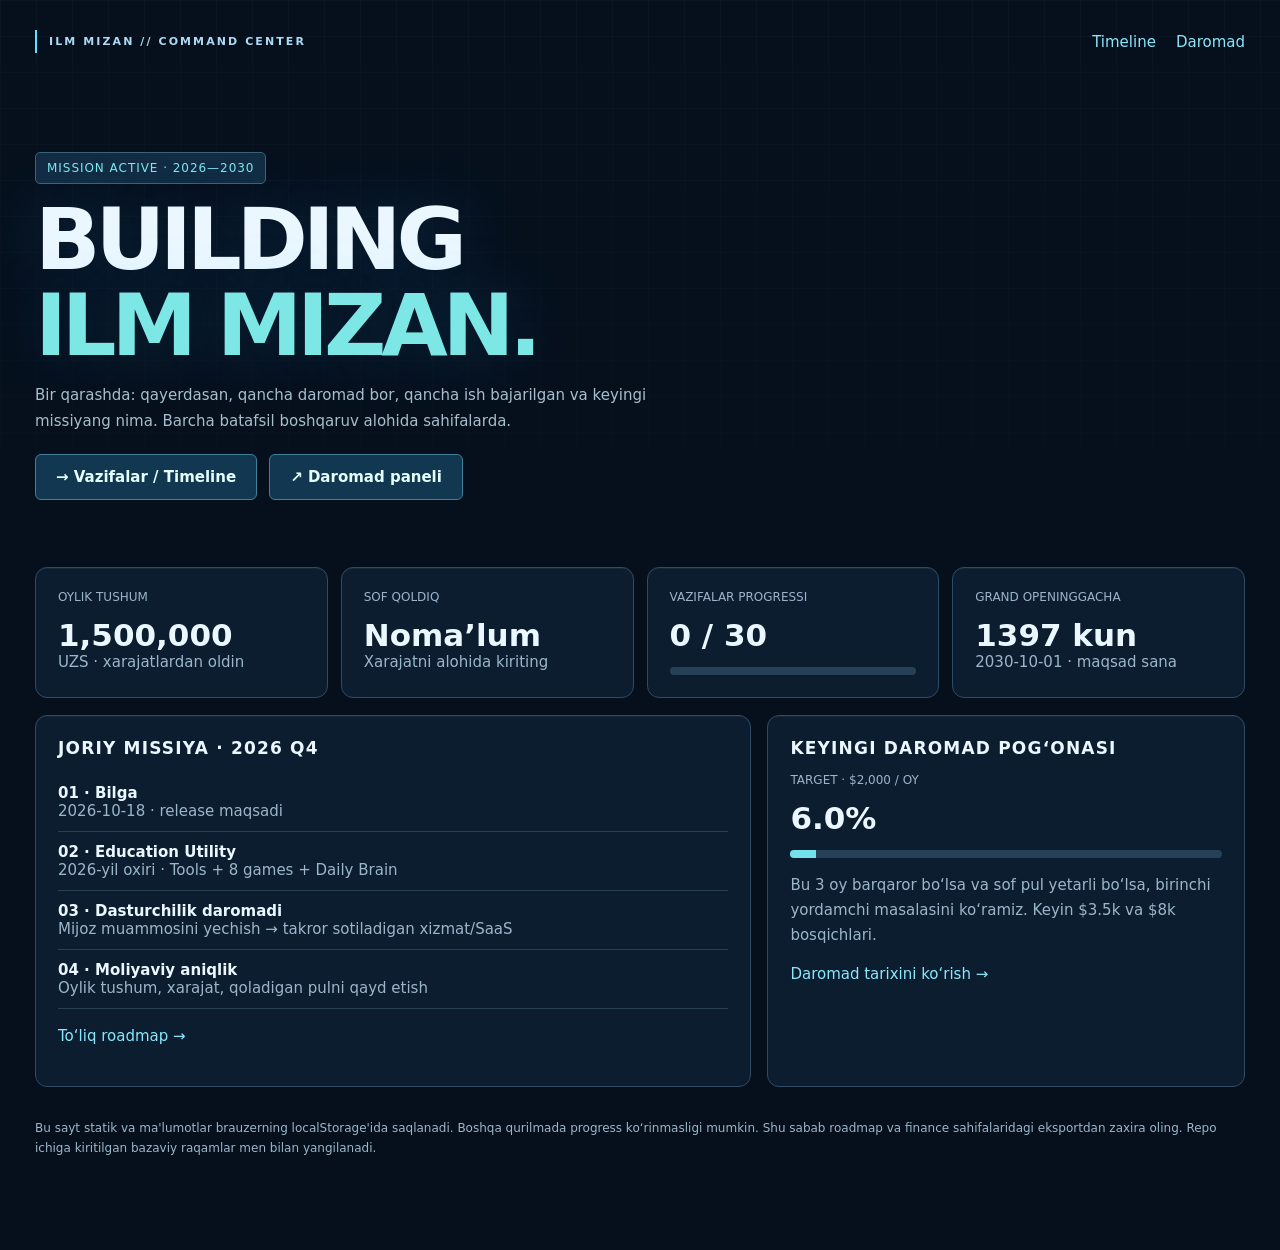
<file: index.html>
<!doctype html><html lang="uz"><head><meta charset="utf-8"><meta name="viewport" content="width=device-width,initial-scale=1"><title>ILM Mizan — Mission Overview</title><link rel="stylesheet" href="mission-control.css"><style>body{background:#06101d;color:#eaf7ff;font:15px system-ui;margin:0}.wrap{max-width:1210px;margin:auto;padding:30px 20px 80px}nav{display:flex;align-items:center;justify-content:space-between;flex-wrap:wrap;gap:15px}nav a,.link{color:#8ae7fc;text-decoration:none}nav .links{display:flex;gap:20px}.hero{padding:65px 0 35px}.hero h1{font-size:clamp(45px,7vw,86px);line-height:1;letter-spacing:-.06em;margin:12px 0}.hero h1 span{color:#7de7e6}.hero p{color:#a8becc;line-height:1.7;max-width:680px}.grid{display:grid;grid-template-columns:repeat(4,minmax(0,1fr));gap:13px}.panel{background:#0c1d30;border:1px solid #304b65;border-radius:12px;padding:22px}.k{color:#9cb4ca;font-size:12px}.v{font-size:31px;font-weight:800;margin-top:13px;font-variant-numeric:tabular-nums}.bar{height:8px;background:#254057;border-radius:10px;overflow:hidden;margin-top:14px}.bar span{display:block;height:100%;background:#73e2e9}.blocks{display:grid;grid-template-columns:1.5fr 1fr;gap:16px;margin-top:17px}h2{margin:0 0 15px;font-size:20px}p,li{line-height:1.65}.muted{color:#9cb6c9}.status{padding:11px 0;border-bottom:1px solid #263f52}.status:last-child{border:0}.status a{color:#8dedfb}.pill{display:inline-block;border:1px solid #396477;color:#7fe8ed;padding:8px 11px;border-radius:5px;font-size:12px}.actions{display:flex;gap:12px;flex-wrap:wrap;margin-top:20px}.actions a{border:1px solid #40809b;background:#123750;padding:13px 20px;text-decoration:none;color:#e5ffff;border-radius:6px;font-weight:700}.actions a:hover{background:#1b5571}@media(max-width:850px){.grid{grid-template-columns:repeat(2,1fr)}.blocks{grid-template-columns:1fr}}@media(max-width:480px){.hero{padding:36px 0 20px}.grid{gap:9px}.panel{padding:15px}.v{font-size:25px}}</style></head><body><main class="wrap"><nav><div class="sysline">ILM MIZAN // COMMAND CENTER</div><div class="links"><a href="roadmap.html">Timeline</a><a href="finance.html">Daromad</a></div></nav><section class="hero"><span class="pill">MISSION ACTIVE · 2026—2030</span><h1>Building<br><span>ILM Mizan.</span></h1><p>Bir qarashda: qayerdasan, qancha daromad bor, qancha ish bajarilgan va keyingi missiyang nima. Barcha batafsil boshqaruv alohida sahifalarda.</p><div class="actions"><a href="roadmap.html">→ Vazifalar / Timeline</a><a href="finance.html">↗ Daromad paneli</a></div></section><section class="grid"><div class="panel"><div class="k">OYLIK TUSHUM</div><div class="v" id="income">1 500 000</div><div class="muted">UZS · xarajatlardan oldin</div></div><div class="panel"><div class="k">SOF QOLDIQ</div><div class="v" id="net">Noma’lum</div><div class="muted">Xarajatni alohida kiriting</div></div><div class="panel"><div class="k">VAZIFALAR PROGRESSI</div><div class="v" id="done">0 / 30</div><div class="bar"><span id="progress" style="width:0"></span></div></div><div class="panel"><div class="k">GRAND OPENINGGACHA</div><div class="v" id="days">—</div><div class="muted">2030-10-01 · maqsad sana</div></div></section><div class="blocks"><section class="panel"><h2>Joriy missiya · 2026 Q4</h2><div class="status"><b>01 · Bilga</b><div class="muted">2026-10-18 · release maqsadi</div></div><div class="status"><b>02 · Education Utility</b><div class="muted">2026-yil oxiri · Tools + 8 games + Daily Brain</div></div><div class="status"><b>03 · Dasturchilik daromadi</b><div class="muted">Mijoz muammosini yechish → takror sotiladigan xizmat/SaaS</div></div><div class="status"><b>04 · Moliyaviy aniqlik</b><div class="muted">Oylik tushum, xarajat, qoladigan pulni qayd etish</div></div><p><a class="link" href="roadmap.html">To‘liq roadmap →</a></p></section><section class="panel"><h2>Keyingi daromad pog‘onasi</h2><div class="k">TARGET · $2,000 / OY</div><div class="v" id="goalpct">—</div><div class="bar"><span id="goalbar"></span></div><p class="muted">Bu 3 oy barqaror bo‘lsa va sof pul yetarli bo‘lsa, birinchi yordamchi masalasini ko‘ramiz. Keyin $3.5k va $8k bosqichlari.</p><p><a class="link" href="finance.html">Daromad tarixini ko‘rish →</a></p></section></div><p class="muted" style="font-size:12px;margin-top:32px">Bu sayt statik va ma'lumotlar brauzerning localStorage'ida saqlanadi. Boshqa qurilmada progress ko‘rinmasligi mumkin. Shu sabab roadmap va finance sahifalaridagi eksportdan zaxira oling. Repo ichiga kiritilgan bazaviy raqamlar men bilan yangilanadi.</p></main><script>
let f={months:{"2026-10":{income:1500000,expense:null}},rate:12500};try{f=JSON.parse(localStorage.getItem('ilm-mizan-finance-v1'))||f}catch{}const m=f.months[Object.keys(f.months).sort().at(-1)]||{income:0,expense:null};const fmt=n=>new Intl.NumberFormat('uz-UZ').format(n);document.getElementById('income').textContent=fmt(m.income||0);if(m.expense!==null&&m.expense!==undefined)document.getElementById('net').textContent=fmt(m.income-m.expense)+' UZS';const pct=Math.min(100,(m.income||0)/(2000*(f.rate||12500))*100);document.getElementById('goalpct').textContent=pct.toFixed(1)+'%';document.getElementById('goalbar').style.width=pct+'%';
let done={};try{done=JSON.parse(localStorage.getItem('ilm-mizan-timeline-v1'))||{}}catch{}const d=Object.values(done.done||{}).filter(Boolean).length;const ex=(done.extra||[]).length;document.getElementById('done').textContent=d+' / '+(30+ex);document.getElementById('progress').style.width=Math.min(100,d/(30+ex)*100)+'%';const n=Math.max(0,Math.ceil((new Date('2030-10-01T00:00:00')-new Date())/86400000));document.getElementById('days').textContent=n+' kun';</script></body></html>
</file>
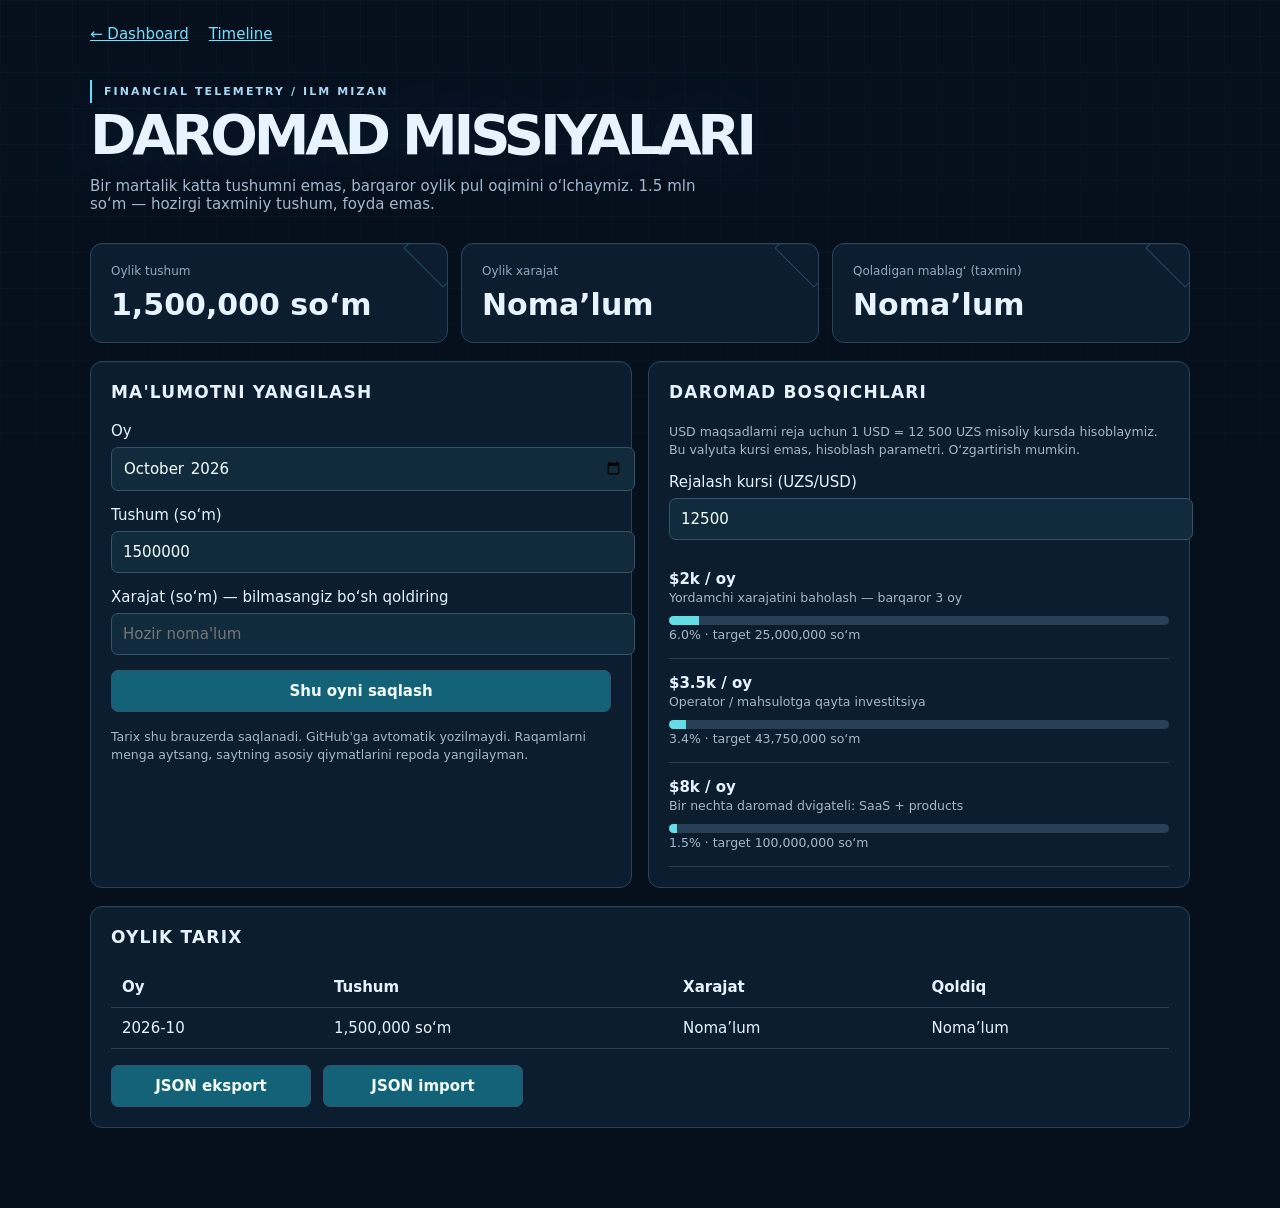
<file: finance.html>
<!doctype html><html lang="uz"><head><meta charset="utf-8"><meta name="viewport" content="width=device-width,initial-scale=1"><title>ILM Mizan — Moliya</title><link rel="stylesheet" href="mission-control.css"><style>
body{color:#e7f3ff;background:#06101d;font:15px system-ui;margin:0}.wrap{max-width:1100px;margin:auto;padding:25px 18px 80px}a{color:#75dfff}nav{display:flex;gap:20px;padding-bottom:25px;flex-wrap:wrap}.hero{margin:12px 0 30px}.hero h1{font-size:clamp(32px,5vw,56px);margin:6px 0}.hero p{color:#a2b8ce}.cards{display:grid;grid-template-columns:repeat(3,1fr);gap:13px}.card,.panel{border:1px solid #28445d;background:#0c1d30;border-radius:12px;padding:20px}.label{font-size:12px;color:#8eabc2}.value{font-weight:800;font-size:30px;margin-top:9px}.grid{display:grid;grid-template-columns:1fr 1fr;gap:16px;margin-top:18px}h2{font-size:20px;margin:0 0 20px}input,select,button{font:inherit;border:1px solid #35546b;border-radius:7px;background:#112b3c;color:#f4ffff;padding:11px;width:100%}input{margin:7px 0 15px}button{cursor:pointer;background:#146278;font-weight:700}.goal{padding:15px 0;border-bottom:1px solid #2c4050}.bar{height:9px;border-radius:20px;background:#274057;margin-top:10px;overflow:hidden}.bar span{display:block;background:#64dce5;height:100%}small,.muted{color:#a2b8c8}.history{width:100%;border-collapse:collapse}.history td,.history th{text-align:left;padding:11px;border-bottom:1px solid #2b4358}.danger{color:#ffabaf}.good{color:#77e6c1}@media(max-width:700px){.cards,.grid{grid-template-columns:1fr}} </style></head>
<body><main class="wrap"><nav><a href="index.html">← Dashboard</a><a href="roadmap.html">Timeline</a></nav><div class="hero"><div class="sysline">FINANCIAL TELEMETRY / ILM MIZAN</div><h1>Daromad missiyalari</h1><p>Bir martalik katta tushumni emas, barqaror oylik pul oqimini o‘lchaymiz. 1.5 mln so‘m — hozirgi taxminiy tushum, foyda emas.</p></div>
<div class="cards"><div class="card"><div class="label">Oylik tushum</div><div class="value" id="inc">—</div></div><div class="card"><div class="label">Oylik xarajat</div><div class="value" id="exp">—</div></div><div class="card"><div class="label">Qoladigan mablag‘ (taxmin)</div><div class="value" id="net">—</div></div></div>
<div class="grid"><section class="panel"><h2>Ma'lumotni yangilash</h2><label>Oy</label><input type="month" id="month"><label>Tushum (so‘m)</label><input type="number" min="0" step="1000" id="income"><label>Xarajat (so‘m) — bilmasangiz bo‘sh qoldiring</label><input type="number" min="0" step="1000" id="expense" placeholder="Hozir noma'lum"><button id="save">Shu oyni saqlash</button><p class="muted"><small>Tarix shu brauzerda saqlanadi. GitHub'ga avtomatik yozilmaydi. Raqamlarni menga aytsang, saytning asosiy qiymatlarini repoda yangilayman.</small></p></section>
<section class="panel"><h2>Daromad bosqichlari</h2><p class="muted"><small>USD maqsadlarni reja uchun 1 USD = 12 500 UZS misoliy kursda hisoblaymiz. Bu valyuta kursi emas, hisoblash parametri. O‘zgartirish mumkin.</small></p><label>Rejalash kursi (UZS/USD)</label><input type="number" min="1" id="rate" value="12500"><div id="goals"></div></section></div>
<section class="panel" style="margin-top:18px"><h2>Oylik tarix</h2><table class="history"><thead><tr><th>Oy</th><th>Tushum</th><th>Xarajat</th><th>Qoldiq</th></tr></thead><tbody id="history"></tbody></table><div style="margin-top:16px;display:flex;gap:12px;flex-wrap:wrap"><button id="export" style="max-width:200px">JSON eksport</button><button id="import" style="max-width:200px">JSON import</button><input type="file" accept=".json" id="file" hidden></div></section>
</main><script>
const KEY='ilm-mizan-finance-v1', initial={rate:12500,months:{"2026-10":{income:1500000,expense:null}}};let data;try{data=JSON.parse(localStorage.getItem(KEY))||initial}catch{data=initial}
function fmt(x){return x===null||x===undefined?'Noma’lum':new Intl.NumberFormat('uz-UZ').format(x)+' so‘m'}const m=document.getElementById('month'),inc=document.getElementById('income'),exp=document.getElementById('expense'),rate=document.getElementById('rate');m.value=Object.keys(data.months).sort().at(-1)||'2026-10';rate.value=data.rate||12500;
function load(){const d=data.months[m.value]||{};inc.value=d.income??'';exp.value=d.expense??''}
function render(){const months=Object.keys(data.months).sort();const last=data.months[months.at(-1)]||{};document.getElementById('inc').textContent=fmt(last.income);document.getElementById('exp').textContent=fmt(last.expense);const net=last.expense==null?null:last.income-last.expense;document.getElementById('net').textContent=fmt(net);document.getElementById('net').className='value '+(net!=null&&net<0?'danger':'');document.getElementById('history').innerHTML=months.reverse().map(key=>{const d=data.months[key];return '<tr><td>'+key+'</td><td>'+fmt(d.income)+'</td><td>'+fmt(d.expense)+'</td><td>'+fmt(d.expense==null?null:d.income-d.expense)+'</td></tr>'}).join('');const goals=[[2000,'$2k / oy','Yordamchi xarajatini baholash — barqaror 3 oy'],[3500,'$3.5k / oy','Operator / mahsulotga qayta investitsiya'],[8000,'$8k / oy','Bir nechta daromad dvigateli: SaaS + products']];document.getElementById('goals').innerHTML=goals.map(([g,t,sub])=>{const pct=Math.min(100,(last.income||0)/(g*data.rate)*100);return '<div class="goal"><b>'+t+'</b><div><small>'+sub+'</small></div><div class="bar"><span style="width:'+pct+'%"></span></div><small>'+pct.toFixed(1)+'% · target '+fmt(g*data.rate)+'</small></div>'}).join('');}
function persist(){localStorage.setItem(KEY,JSON.stringify(data));render()}
m.addEventListener('change',load);rate.addEventListener('change',()=>{data.rate=Number(rate.value)||12500;persist()});document.getElementById('save').addEventListener('click',()=>{if(inc.value==='')return alert('Tushumni kiriting');data.months[m.value]={income:Number(inc.value),expense:exp.value===''?null:Number(exp.value)};persist()});
document.getElementById('export').onclick=()=>{const b=new Blob([JSON.stringify(data,null,2)],{type:'application/json'}),u=URL.createObjectURL(b),a=document.createElement('a');a.href=u;a.download='ilm-mizan-finance.json';a.click();setTimeout(()=>URL.revokeObjectURL(u),1000)};
document.getElementById('import').onclick=()=>document.getElementById('file').click();document.getElementById('file').onchange=async e=>{try{const x=JSON.parse(await e.target.files[0].text());if(!x.months||typeof x.months!=='object')throw Error('format');data=x;persist();m.value=Object.keys(data.months).sort().at(-1);load()}catch{alert('Yaroqsiz JSON')}};
load();render();
</script></body></html>
</file>
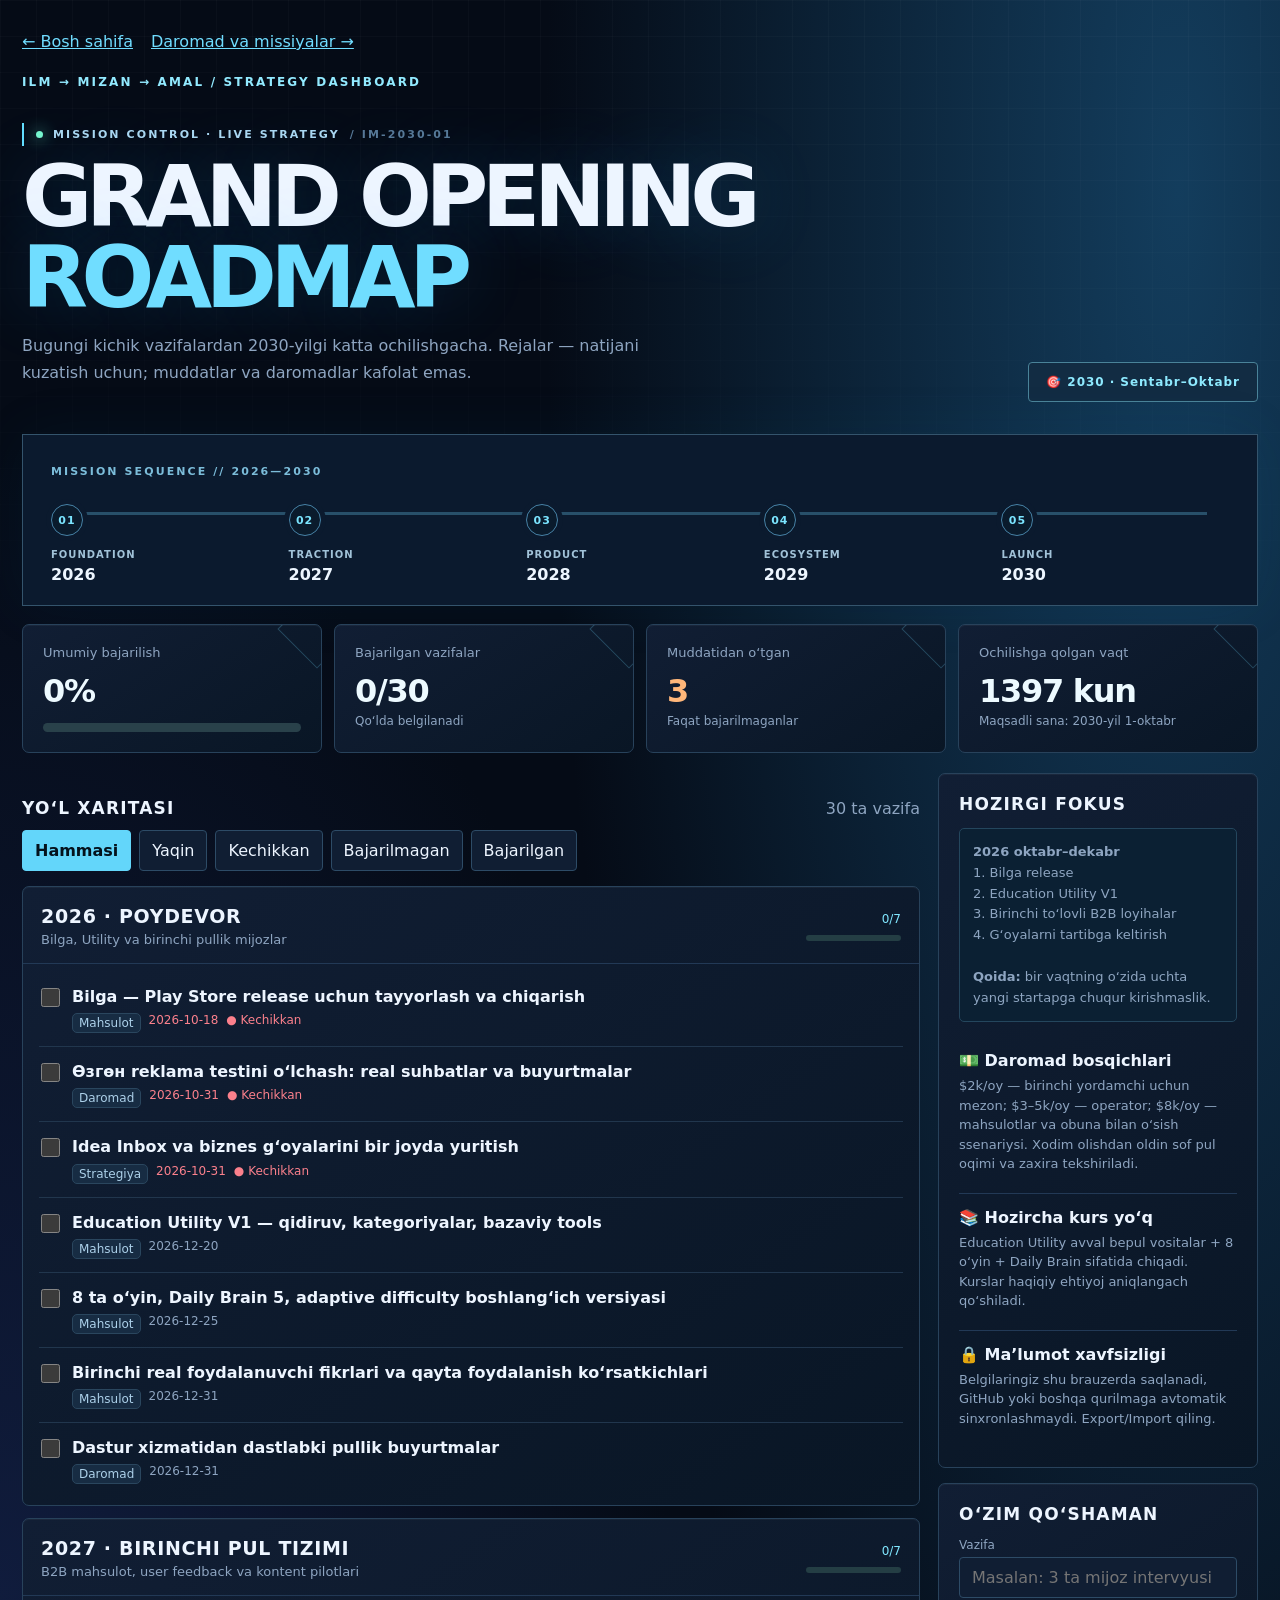
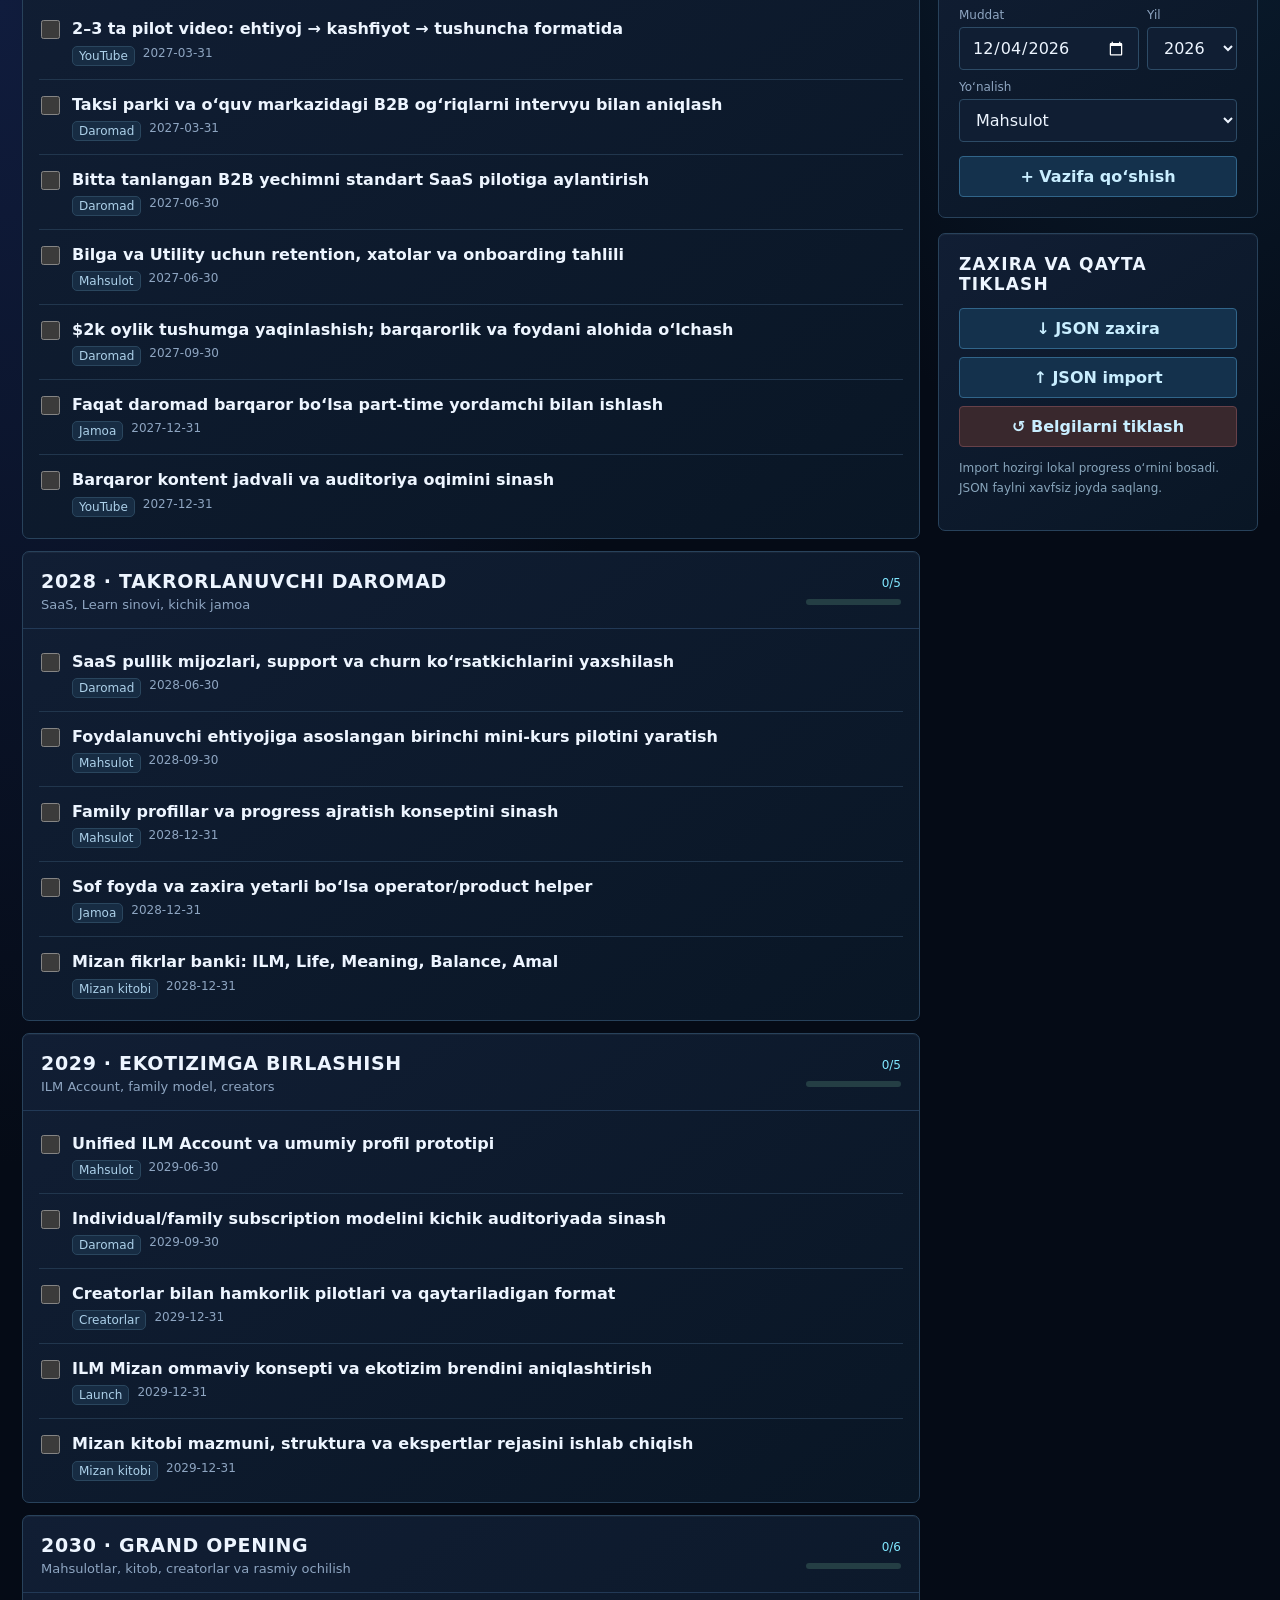
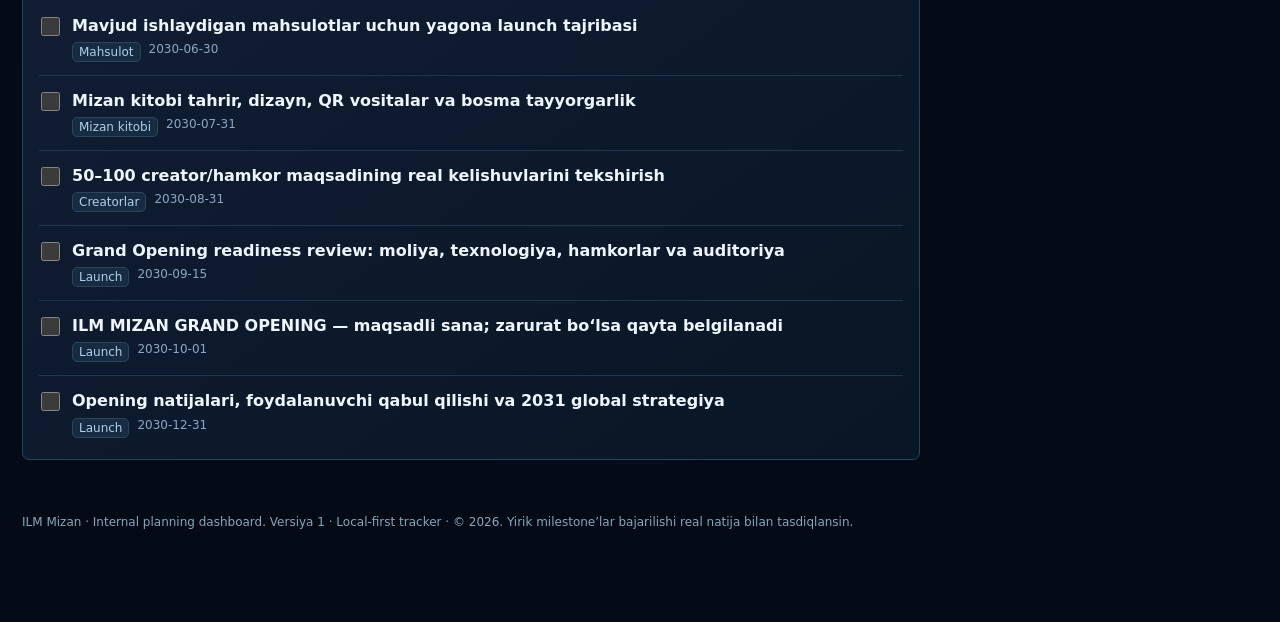
<file: roadmap.html>
<!doctype html>
<html lang="uz">
<head>
<meta charset="utf-8"><meta name="viewport" content="width=device-width, initial-scale=1">
<meta name="theme-color" content="#09141b">
<title>ILM Mizan · Grand Opening Roadmap</title>
<style>
:root{color-scheme:dark;--bg:#071218;--card:#102029;--card2:#142a33;--line:#29404a;--text:#e9f3f0;--muted:#9cb5b4;--a:#59e2aa;--amber:#ffcc7c;--red:#ff8990;--radius:18px;font-family:Inter,ui-sans-serif,system-ui,-apple-system,Segoe UI,sans-serif}
*{box-sizing:border-box}body{margin:0;background:radial-gradient(ellipse at 85% 0%,#16392e 0,transparent 35%),var(--bg);color:var(--text)}button,input,select,textarea{font:inherit}button{cursor:pointer}a{color:var(--a)}.shell{max-width:1180px;padding:32px 22px 90px;margin:auto}.eyebrow{letter-spacing:.18em;text-transform:uppercase;color:var(--a);font-size:12px;font-weight:800}.hero{display:flex;justify-content:space-between;align-items:end;gap:20px;margin:22px 0 26px}.hero h1{font-size:clamp(33px,5vw,62px);letter-spacing:-.06em;line-height:1;margin:10px 0}.hero p{color:var(--muted);max-width:720px;line-height:1.65}.pill{display:inline-block;padding:8px 12px;background:#1a3d32;border-radius:99px;color:var(--a);font-size:12px;font-weight:700}.cards{display:grid;grid-template-columns:repeat(4,1fr);gap:12px}.card,.panel{border:1px solid var(--line);border-radius:var(--radius);background:var(--card);padding:20px}.card .k{color:var(--muted);font-size:13px}.card .v{font-size:32px;font-weight:800;letter-spacing:-.04em;margin-top:12px}.card small{color:var(--muted);font-size:12px}.progress{height:9px;background:#29414a;border-radius:15px;overflow:hidden;margin-top:13px}.progress span{display:block;height:100%;background:linear-gradient(90deg,#35a886,var(--a));width:0;transition:width .25s}.layout{display:grid;grid-template-columns:1fr 320px;gap:18px;margin-top:20px}.panel h2{margin:0 0 14px;letter-spacing:-.03em}.muted{color:var(--muted)}.sectionhead{display:flex;justify-content:space-between;align-items:center;gap:12px;margin:25px 0 12px}.sectionhead h2{margin:0}.filters{display:flex;gap:8px;flex-wrap:wrap}.filters button,.action,select,input,textarea{border:1px solid var(--line);border-radius:10px;color:var(--text);background:#172b35;padding:10px 12px}.filters button.active{background:var(--a);color:#08231b;border-color:var(--a);font-weight:750}.year{border:1px solid var(--line);border-radius:15px;background:var(--card);margin-bottom:12px;overflow:hidden}.yearhead{padding:18px 18px 16px;display:flex;align-items:center;justify-content:space-between;gap:12px}.yearhead h3{margin:0;font-size:21px}.yearhead p{color:var(--muted);font-size:13px;margin:5px 0 0}.yearbody{border-top:1px solid var(--line);padding:8px 16px}.task{display:flex;gap:12px;align-items:start;padding:13px 2px;border-bottom:1px solid #233943}.task:last-child{border-bottom:0}.task input{width:19px;height:19px;accent-color:var(--a);margin:3px 0}.taskmain{flex:1;min-width:0}.tasktitle{font-weight:680;line-height:1.45}.done .tasktitle{text-decoration:line-through;color:#87a39c}.meta{display:flex;gap:8px;flex-wrap:wrap;margin-top:5px;font-size:12px;color:var(--muted)}.tag{border-radius:5px;padding:2px 6px;background:#1e3740}.late{color:var(--red)}.upcoming{color:var(--amber)}.side-block{padding:14px 0;border-bottom:1px solid var(--line)}.side-block:last-child{border:none}.side-block b{display:block;margin-bottom:6px}.side-block p{font-size:13px;line-height:1.5;color:var(--muted);margin:5px 0}.stack{display:flex;flex-direction:column;gap:8px}.action{background:#173a31;border-color:#2e6b55;font-weight:700}.action:hover{filter:brightness(1.15)}input:not([type=checkbox]),select,textarea{width:100%}label{font-size:12px;color:var(--muted);display:block;margin:10px 0 5px}.newtask{display:grid;grid-template-columns:2fr 1fr;gap:8px}.note{font-size:12px;color:var(--muted);line-height:1.6}.foot{margin-top:40px;color:var(--muted);font-size:12px;line-height:1.7}.empty{padding:18px;color:var(--muted)}.yearstats{font-size:12px;color:var(--a)}.details{margin-bottom:15px;border-radius:12px;background:#182e35;padding:13px;font-size:13px;line-height:1.6;color:var(--muted)}.bar{height:6px;background:#243e44;border-radius:10px;margin-top:9px;overflow:hidden}.bar>span{height:100%;background:var(--a);display:block}.titleline{display:flex;align-items:center;gap:10px;flex-wrap:wrap}.delete{border:0;background:none;color:#829d9b;font-size:16px}.delete:hover{color:var(--red)}[hidden]{display:none!important}
@media(max-width:870px){.layout{grid-template-columns:1fr}.cards{grid-template-columns:repeat(2,1fr)}}@media(max-width:550px){.shell{padding:20px 13px 70px}.hero{display:block}.cards{gap:8px}.card{padding:14px}.card .v{font-size:25px}.panel{padding:15px}.newtask{grid-template-columns:1fr}.yearhead{padding:15px}.yearbody{padding:7px 12px}}
</style>
<link rel="stylesheet" href="mission-control.css">
</head>
<body><main class="shell">
<nav style="display:flex;gap:18px;margin-bottom:24px;flex-wrap:wrap"><a href="index.html">← Bosh sahifa</a><a href="finance.html">Daromad va missiyalar →</a></nav><div class="eyebrow">ILM → MIZAN → AMAL / Strategy Dashboard</div>
<div class="hero"><div><div class="sysline"><span class="signal"></span> MISSION CONTROL · LIVE STRATEGY <span class="sysid">/ IM-2030-01</span></div><h1>Grand Opening<br><span style="color:var(--a)">Roadmap</span></h1><p>Bugungi kichik vazifalardan 2030-yilgi katta ochilishgacha. Rejalar — natijani kuzatish uchun; muddatlar va daromadlar kafolat emas.</p></div><div class="pill">🎯 2030 · Sentabr–Oktabr</div></div>
<section class="mission-rail" aria-label="5 bosqichli missiya"><div class="rail-track"><span class="rail-progress" id="railProgress"></span></div><div class="rail-nodes"><a href="#year-2026"><span>01</span>FOUNDATION <b>2026</b></a><a href="#year-2027"><span>02</span>TRACTION <b>2027</b></a><a href="#year-2028"><span>03</span>PRODUCT <b>2028</b></a><a href="#year-2029"><span>04</span>ECOSYSTEM <b>2029</b></a><a href="#year-2030"><span>05</span>LAUNCH <b>2030</b></a></div></section>
<section class="cards">
<div class="card"><div class="k">Umumiy bajarilish</div><div class="v" id="overall">0%</div><div class="progress"><span id="overallBar"></span></div></div>
<div class="card"><div class="k">Bajarilgan vazifalar</div><div class="v" id="completed">0/0</div><small>Qo‘lda belgilanadi</small></div>
<div class="card"><div class="k">Muddatidan o‘tgan</div><div class="v" id="overdue">0</div><small>Faqat bajarilmaganlar</small></div>
<div class="card"><div class="k">Ochilishga qolgan vaqt</div><div class="v" id="countdown">—</div><small>Maqsadli sana: 2030-yil 1-oktabr</small></div>
</section>
<div class="layout"><div>
<div class="sectionhead"><h2>Yo‘l xaritasi</h2><span class="muted" id="viewCount"></span></div>
<div class="filters" id="filters"><button data-filter="all" class="active">Hammasi</button><button data-filter="soon">Yaqin</button><button data-filter="late">Kechikkan</button><button data-filter="open">Bajarilmagan</button><button data-filter="done">Bajarilgan</button></div>
<div id="years" style="margin-top:15px"></div>
</div><aside>
<section class="panel"><h2>Hozirgi fokus</h2>
<div class="details"><strong>2026 oktabr–dekabr</strong><br>1. Bilga release<br>2. Education Utility V1<br>3. Birinchi to‘lovli B2B loyihalar<br>4. G‘oyalarni tartibga keltirish<br><br><strong>Qoida:</strong> bir vaqtning o‘zida uchta yangi startapga chuqur kirishmaslik.</div>
<div class="side-block"><b>💵 Daromad bosqichlari</b><p>$2k/oy — birinchi yordamchi uchun mezon; $3–5k/oy — operator; $8k/oy — mahsulotlar va obuna bilan o‘sish ssenariysi. Xodim olishdan oldin sof pul oqimi va zaxira tekshiriladi.</p></div>
<div class="side-block"><b>📚 Hozircha kurs yo‘q</b><p>Education Utility avval bepul vositalar + 8 o‘yin + Daily Brain sifatida chiqadi. Kurslar haqiqiy ehtiyoj aniqlangach qo‘shiladi.</p></div>
<div class="side-block"><b>🔒 Ma’lumot xavfsizligi</b><p>Belgilaringiz shu brauzerda saqlanadi, GitHub yoki boshqa qurilmaga avtomatik sinxronlashmaydi. Export/Import qiling.</p></div>
</section>
<section class="panel" style="margin-top:15px"><h2>O‘zim qo‘shaman</h2>
<form id="addForm">
<label>Vazifa</label><input id="taskName" maxlength="140" required placeholder="Masalan: 3 ta mijoz intervyusi">
<div class="newtask"><div><label>Muddat</label><input id="taskDate" type="date" required></div><div><label>Yil</label><select id="taskYear"><option>2026</option><option>2027</option><option>2028</option><option>2029</option><option>2030</option></select></div></div>
<label>Yo‘nalish</label><select id="taskGroup"><option>Mahsulot</option><option>Daromad</option><option>YouTube</option><option>Jamoa</option><option>Creatorlar</option><option>Mizan kitobi</option><option>Launch</option></select>
<button type="submit" class="action" style="width:100%;margin-top:14px">+ Vazifa qo‘shish</button></form>
</section>
<section class="panel" style="margin-top:15px"><h2>Zaxira va qayta tiklash</h2>
<div class="stack"><button class="action" id="export">↓ JSON zaxira</button><button class="action" id="importBtn">↑ JSON import</button><input type="file" id="importFile" accept=".json,application/json" hidden><button class="action" id="reset" style="background:#39282d;border-color:#674149">↺ Belgilarni tiklash</button></div><p class="note">Import hozirgi lokal progress o‘rnini bosadi. JSON faylni xavfsiz joyda saqlang.</p></section>
</aside></div>
<footer class="foot">ILM Mizan · Internal planning dashboard. Versiya 1 · Local-first tracker · © 2026. Yirik milestone’lar bajarilishi real natija bilan tasdiqlansin.</footer>
</main>
<script>
const BASE=[
{id:"26bilga",y:2026,date:"2026-10-18",g:"Mahsulot",t:"Bilga — Play Store release uchun tayyorlash va chiqarish"},
{id:"26ads",y:2026,date:"2026-10-31",g:"Daromad",t:"Өзгөн reklama testini o‘lchash: real suhbatlar va buyurtmalar"},
{id:"26ideas",y:2026,date:"2026-10-31",g:"Strategiya",t:"Idea Inbox va biznes g‘oyalarini bir joyda yuritish"},
{id:"26util",y:2026,date:"2026-12-20",g:"Mahsulot",t:"Education Utility V1 — qidiruv, kategoriyalar, bazaviy tools"},
{id:"26games",y:2026,date:"2026-12-25",g:"Mahsulot",t:"8 ta o‘yin, Daily Brain 5, adaptive difficulty boshlang‘ich versiyasi"},
{id:"26users",y:2026,date:"2026-12-31",g:"Mahsulot",t:"Birinchi real foydalanuvchi fikrlari va qayta foydalanish ko‘rsatkichlari"},
{id:"26clients",y:2026,date:"2026-12-31",g:"Daromad",t:"Dastur xizmatidan dastlabki pullik buyurtmalar"},
{id:"27video",y:2027,date:"2027-03-31",g:"YouTube",t:"2–3 ta pilot video: ehtiyoj → kashfiyot → tushuncha formatida"},
{id:"27interview",y:2027,date:"2027-03-31",g:"Daromad",t:"Taksi parki va o‘quv markazidagi B2B og‘riqlarni intervyu bilan aniqlash"},
{id:"27saas",y:2027,date:"2027-06-30",g:"Daromad",t:"Bitta tanlangan B2B yechimni standart SaaS pilotiga aylantirish"},
{id:"27ret",y:2027,date:"2027-06-30",g:"Mahsulot",t:"Bilga va Utility uchun retention, xatolar va onboarding tahlili"},
{id:"27rev",y:2027,date:"2027-09-30",g:"Daromad",t:"$2k oylik tushumga yaqinlashish; barqarorlik va foydani alohida o‘lchash"},
{id:"27ops",y:2027,date:"2027-12-31",g:"Jamoa",t:"Faqat daromad barqaror bo‘lsa part-time yordamchi bilan ishlash"},
{id:"27channel",y:2027,date:"2027-12-31",g:"YouTube",t:"Barqaror kontent jadvali va auditoriya oqimini sinash"},
{id:"28saas",y:2028,date:"2028-06-30",g:"Daromad",t:"SaaS pullik mijozlari, support va churn ko‘rsatkichlarini yaxshilash"},
{id:"28learn",y:2028,date:"2028-09-30",g:"Mahsulot",t:"Foydalanuvchi ehtiyojiga asoslangan birinchi mini-kurs pilotini yaratish"},
{id:"28family",y:2028,date:"2028-12-31",g:"Mahsulot",t:"Family profillar va progress ajratish konseptini sinash"},
{id:"28team",y:2028,date:"2028-12-31",g:"Jamoa",t:"Sof foyda va zaxira yetarli bo‘lsa operator/product helper"},
{id:"28book",y:2028,date:"2028-12-31",g:"Mizan kitobi",t:"Mizan fikrlar banki: ILM, Life, Meaning, Balance, Amal"},
{id:"29account",y:2029,date:"2029-06-30",g:"Mahsulot",t:"Unified ILM Account va umumiy profil prototipi"},
{id:"29sub",y:2029,date:"2029-09-30",g:"Daromad",t:"Individual/family subscription modelini kichik auditoriyada sinash"},
{id:"29creators",y:2029,date:"2029-12-31",g:"Creatorlar",t:"Creatorlar bilan hamkorlik pilotlari va qaytariladigan format"},
{id:"29brand",y:2029,date:"2029-12-31",g:"Launch",t:"ILM Mizan ommaviy konsepti va ekotizim brendini aniqlashtirish"},
{id:"29book",y:2029,date:"2029-12-31",g:"Mizan kitobi",t:"Mizan kitobi mazmuni, struktura va ekspertlar rejasini ishlab chiqish"},
{id:"30products",y:2030,date:"2030-06-30",g:"Mahsulot",t:"Mavjud ishlaydigan mahsulotlar uchun yagona launch tajribasi"},
{id:"30book",y:2030,date:"2030-07-31",g:"Mizan kitobi",t:"Mizan kitobi tahrir, dizayn, QR vositalar va bosma tayyorgarlik"},
{id:"30creators",y:2030,date:"2030-08-31",g:"Creatorlar",t:"50–100 creator/hamkor maqsadining real kelishuvlarini tekshirish"},
{id:"30launch",y:2030,date:"2030-09-15",g:"Launch",t:"Grand Opening readiness review: moliya, texnologiya, hamkorlar va auditoriya"},
{id:"30event",y:2030,date:"2030-10-01",g:"Launch",t:"ILM MIZAN GRAND OPENING — maqsadli sana; zarurat bo‘lsa qayta belgilanadi"},
{id:"30follow",y:2030,date:"2030-12-31",g:"Launch",t:"Opening natijalari, foydalanuvchi qabul qilishi va 2031 global strategiya"}
];
const META={
2026:["Poydevor","Bilga, Utility va birinchi pullik mijozlar"],
2027:["Birinchi pul tizimi","B2B mahsulot, user feedback va kontent pilotlari"],
2028:["Takrorlanuvchi daromad","SaaS, Learn sinovi, kichik jamoa"],
2029:["Ekotizimga birlashish","ILM Account, family model, creators"],
2030:["Grand Opening","Mahsulotlar, kitob, creatorlar va rasmiy ochilish"]};
const KEY="ilm-mizan-timeline-v1";
let stored={done:{},extra:[]};
try{const v=JSON.parse(localStorage.getItem(KEY)||"null");if(v&&typeof v==="object")stored={done:v.done||{},extra:Array.isArray(v.extra)?v.extra:[]}}catch(e){}
let filter="all";
const $=s=>document.querySelector(s);
const save=()=>localStorage.setItem(KEY,JSON.stringify(stored));
const all=()=>BASE.concat(stored.extra);
const esc=s=>String(s).replace(/[&<>"']/g,c=>({"&":"&amp;","<":"&lt;",">":"&gt;",'"':"&quot;","'":"&#39;"}[c]));
const today=()=>{const d=new Date();return [d.getFullYear(),String(d.getMonth()+1).padStart(2,"0"),String(d.getDate()).padStart(2,"0")].join("-")};
function render(){
const tasks=all(), now=today(),completed=tasks.filter(t=>stored.done[t.id]).length,late=tasks.filter(t=>!stored.done[t.id]&&t.date<now).length;
const percent=tasks.length?Math.round(completed/tasks.length*100):0;
$("#railProgress").style.width=percent+"%";$("#overall").textContent=percent+"%";$("#overallBar").style.width=percent+"%";$("#completed").textContent=completed+"/"+tasks.length;$("#overdue").textContent=late;
const launch=new Date("2030-10-01T00:00:00"),days=Math.ceil((launch-new Date())/86400000);$("#countdown").textContent=days>0?days+" kun":"0 kun"; 
let count=0, h="";
for(const y of [2026,2027,2028,2029,2030]){
const each=tasks.filter(t=>t.y===y).sort((a,b)=>a.date.localeCompare(b.date));
const visible=each.filter(t=>filter==="all"||filter==="done"&&stored.done[t.id]||filter==="open"&&!stored.done[t.id]||filter==="late"&&!stored.done[t.id]&&t.date<now||filter==="soon"&&!stored.done[t.id]&&t.date>=now&&t.date<=new Date(Date.now()+45*86400000).toISOString().slice(0,10));
if(!visible.length)continue;count+=visible.length;
const cnt=each.filter(t=>stored.done[t.id]).length;
h+='<section class="year"><div class="yearhead"><div><h3>'+y+' · '+META[y][0]+'</h3><p>'+META[y][1]+'</p></div><div style="text-align:right;min-width:95px"><div class="yearstats">'+cnt+'/'+each.length+'</div><div class="bar"><span style="width:'+(100*cnt/each.length)+'%"></span></div></div></div><div class="yearbody">';
for(const t of visible){const checked=!!stored.done[t.id],isLate=!checked&&t.date<now;
h+='<div class="task '+(checked?'done':'')+'"><input type="checkbox" aria-label="Bajarildi: '+esc(t.t)+'" data-toggle="'+esc(t.id)+'" '+(checked?'checked':'')+'><div class="taskmain"><div class="tasktitle">'+esc(t.t)+'</div><div class="meta"><span class="tag">'+esc(t.g)+'</span><span class="'+(isLate?'late':'')+'">'+esc(t.date)+'</span>'+(isLate?'<span class="late">● Kechikkan</span>':'')+'</div></div>'+(t.custom?'<button class="delete" title="O‘chirish" data-remove="'+esc(t.id)+'">×</button>':'')+'</div>';}
h+='</div></section>';
}
$("#years").innerHTML=h||'<div class="empty">Bu filtr bo‘yicha vazifa topilmadi.</div>';$("#viewCount").textContent=count+" ta vazifa";
document.querySelectorAll("[data-toggle]").forEach(el=>el.addEventListener("change",e=>{stored.done[el.dataset.toggle]=e.target.checked;save();render()}));
document.querySelectorAll("[data-remove]").forEach(el=>el.addEventListener("click",()=>{if(confirm("Vazifani o‘chirasizmi?")){stored.extra=stored.extra.filter(x=>x.id!==el.dataset.remove);delete stored.done[el.dataset.remove];save();render()}}));
}
$("#filters").addEventListener("click",e=>{const b=e.target.closest("[data-filter]");if(!b)return;filter=b.dataset.filter;document.querySelectorAll("[data-filter]").forEach(x=>x.classList.toggle("active",x===b));render()});
$("#addForm").addEventListener("submit",e=>{e.preventDefault();const t=$("#taskName").value.trim(),date=$("#taskDate").value,y=+$("#taskYear").value;if(!t||!date)return;stored.extra.push({id:"custom-"+Date.now()+"-"+Math.random().toString(36).slice(2),t,date,y,g:$("#taskGroup").value,custom:true});save();e.target.reset();render()});
$("#taskDate").value=today();
$("#export").addEventListener("click",()=>{const blob=new Blob([JSON.stringify({version:1,exportedAt:new Date().toISOString(),...stored},null,2)],{type:"application/json"}),url=URL.createObjectURL(blob),a=document.createElement("a");a.href=url;a.download="ilm-mizan-roadmap-backup.json";a.click();setTimeout(()=>URL.revokeObjectURL(url),1000)});
$("#importBtn").addEventListener("click",()=>$("#importFile").click());
$("#importFile").addEventListener("change",async e=>{const f=e.target.files[0];if(!f)return;try{const data=JSON.parse(await f.text());if(!data.done||!Array.isArray(data.extra))throw Error("Noto‘g‘ri zaxira formati");if(!confirm("Joriy lokal natijalarni import bilan almashtirasizmi?"))return;stored={done:data.done,extra:data.extra};save();render();alert("Import bajarildi")}catch(err){alert("Import xatosi: "+err.message)}finally{e.target.value=""}});
$("#reset").addEventListener("click",()=>{if(confirm("Barcha belgilangan natijalar va o‘zingiz qo‘shgan vazifalar o‘chadi. Davom etasizmi?")){stored={done:{},extra:[]};save();render()}});
render();
</script></body></html>
</file>
<file: mission-control.css>
/* ILM Mizan — Mission Control visual system */
:root{--bg:#050b16;--card:#0c192c;--card2:#102440;--line:#223956;--text:#edf5ff;--muted:#8ea5c1;--a:#70ddff;--amber:#f8ba66;--red:#fb808c;--radius:6px;font-family:"Segoe UI",Inter,system-ui,sans-serif}
body{background:radial-gradient(ellipse at 92% 5%,#133d5d 0,transparent 38%),radial-gradient(ellipse at 0 42%,#101c3d 0,transparent 37%),#050b16;min-height:100vh}
body:before{content:"";position:fixed;inset:0;z-index:-1;pointer-events:none;background-image:linear-gradient(#ffffff06 1px,transparent 1px),linear-gradient(90deg,#ffffff06 1px,transparent 1px);background-size:36px 36px;mask-image:linear-gradient(to bottom,#000 0%,transparent 85%)}
.shell{max-width:1320px}.eyebrow{color:#92eaff}.hero{margin:34px 0 32px}.hero h1{text-transform:uppercase;letter-spacing:-.075em;font-size:clamp(45px,6.7vw,91px);line-height:.94;text-shadow:0 0 70px #27a8ff33}.hero h1 span{color:#8ae8ff}.hero p{max-width:640px}.sysline{font-size:11px;letter-spacing:.19em;color:#add9f2;font-weight:800;border-left:2px solid #63dfff;padding:5px 0 5px 12px;display:flex;gap:10px;align-items:center}.signal{width:7px;height:7px;border-radius:50%;background:#78f6ce;box-shadow:0 0 15px #65e9d7;animation:pulse 2s infinite}.sysid{color:#597997}@keyframes pulse{50%{opacity:.35}}.pill{background:#122c43;border:1px solid #4a8399;color:#8eeaff;letter-spacing:.08em;border-radius:4px;padding:12px 17px}.card,.panel,.year{background:linear-gradient(145deg,#111e34,#091625);border:1px solid #28425b;border-radius:7px;box-shadow:inset 0 1px #ffffff0b}.card{position:relative;overflow:hidden}.card:after{content:"";position:absolute;width:54px;height:54px;right:-24px;top:-24px;transform:rotate(45deg);border:1px solid #73daff3f}.card .v{color:#edfaff;font-variant-numeric:tabular-nums;font-weight:800}.card:nth-child(3) .v{color:#ffb77a}.progress span,.bar>span{background:linear-gradient(90deg,#1679c7,#7bfff1)}.sectionhead h2,.panel h2{text-transform:uppercase;letter-spacing:.07em;font-size:17px}.filters button,.action,select,input,textarea{background:#101e33;border-color:#2d4b66;border-radius:4px}.filters button.active{background:#63d6fa;border-color:#63d6fa;color:#04121c}.action{background:#14314c;border-color:#31658a;color:#c9eeff}.action:hover{background:#1a4161}.yearhead h3{font-size:19px;text-transform:uppercase;letter-spacing:.035em}.yearstats{color:#80e7ff}.task{border-color:#21364d}.task input{accent-color:#56d9fd}.tag{background:#172c43;border:1px solid #2a465e;color:#acd0e9}.details{background:#0b2033;border:1px solid #24465d;border-radius:5px}.mission-rail{position:relative;background:#0b1a2e;border:1px solid #34546c;padding:30px 28px 21px;margin:0 0 18px;box-shadow:0 0 60px #0b78a713}.mission-rail:before{content:"MISSION SEQUENCE // 2026—2030";display:block;font-size:11px;letter-spacing:.19em;color:#7cbdda;font-weight:800;margin-bottom:26px}.rail-track{position:absolute;left:50px;right:50px;top:77px;height:3px;background:#28506a}.rail-progress{display:block;height:100%;width:0;background:#84ebff;box-shadow:0 0 14px #5ce3ff;transition:width .3s}.rail-nodes{position:relative;display:grid;grid-template-columns:repeat(5,1fr);gap:10px}.rail-nodes a{display:flex;flex-direction:column;align-items:flex-start;color:#a1c2d8;gap:5px;font-size:10px;letter-spacing:.1em;font-weight:700;text-decoration:none}.rail-nodes a:hover{color:#fff}.rail-nodes a span{width:32px;height:32px;display:grid;place-items:center;background:#0a1b2c;border:1px solid #4782a6;color:#7be5ff;border-radius:50%;box-shadow:0 0 0 5px #0b1a2e;font-size:11px;margin-bottom:8px}.rail-nodes b{color:#edf6ff;font-size:16px;letter-spacing:0}.note,.foot{color:#88a5bb}.year{scroll-margin-top:25px}button:focus-visible,a:focus-visible,input:focus-visible{outline:2px solid #75e7ff;outline-offset:3px}
@media(max-width:600px){.mission-rail{padding:22px 12px 14px}.mission-rail:before{font-size:9px}.rail-track{top:67px;left:25px;right:25px}.rail-nodes{gap:2px}.rail-nodes a{font-size:8px;letter-spacing:0}.rail-nodes a span{width:25px;height:25px;font-size:9px}.rail-nodes b{font-size:13px}.sysid{display:none}.hero h1{font-size:48px}}@media(prefers-reduced-motion:reduce){*{animation:none!important;transition:none!important}}
</file>
